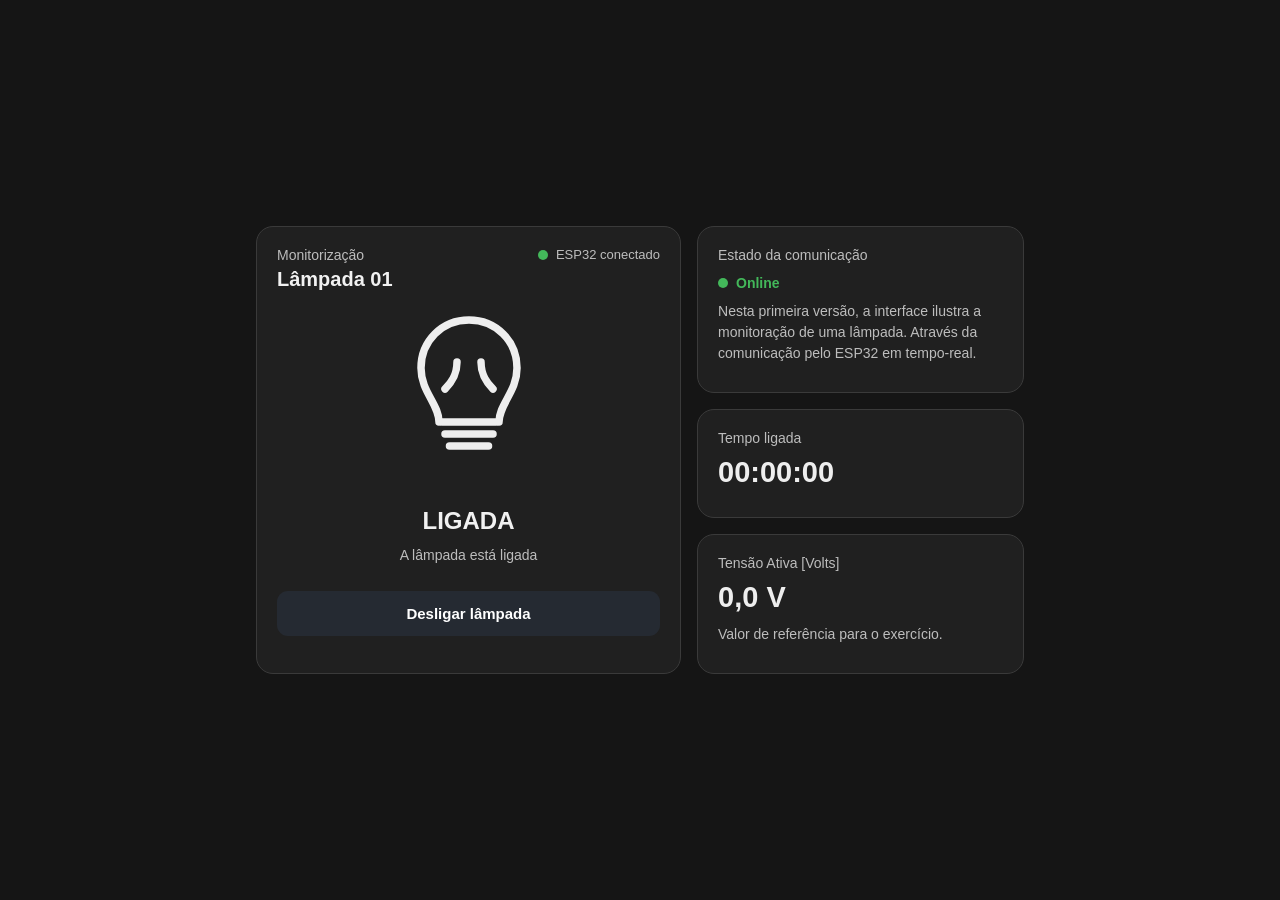
<file: index.html>
<!DOCTYPE html>
<html lang="pt">
<head>
    <meta charset="UTF-8">
    <meta name="viewport" content="width=device-width, initial-scale=1.0">

    <title>Energy Control — Monitorização</title>

    <link rel="stylesheet" href="style.css">
</head>

<body>

    <main class="dashboard">

        <!-- MONITORAMENTO DA CARGA -->
        <section class="card lamp-card" id="lampCard">

            <div class="card-header">
                <div>
                    <span class="section-label">Monitorização</span>
                    <h1>Lâmpada 01</h1>
                </div>

                <div class="connection">
                    <span class="status-dot"></span>
                    <span>ESP32 conectado</span>
                </div>
            </div>


            <div class="lamp-content">

                <div class="lamp-icon" id="lampIcon">

                    <svg viewBox="0 0 100 120" aria-hidden="true">

                        <path
                            d="M30 76
                               C30 64 18 56 18 40
                               C18 22 32 8 50 8
                               C68 8 82 22 82 40
                               C82 56 70 64 70 76"
                        />

                        <path d="M32 76 H68" />
                        <path d="M34 84 H66" />
                        <path d="M37 92 H63" />

                        <path
                            class="filament"
                            d="M42 36
                               C42 45 38 50 34 54
                               M58 36
                               C58 45 62 50 66 54"
                        />

                    </svg>

                </div>


                <div class="lamp-state">
                    <h2 id="lampState">LIGADA</h2>

                    <p id="lampDescription">
                        A lâmpada está ligada
                    </p>
                </div>


                <button onclick="atualizarInterface()"
                    class="control-button"
                    id="lampButton"
                    type="button"
                >
                    Desligar lâmpada
                </button>

            </div>

        </section>


        <!-- ESTADO DA COMUNICAÇÃO -->
        <section class="card communication-card">

            <span class="section-label">
                Estado da comunicação
            </span>

            <div class="online-status">
                <span class="status-dot"></span>
                <strong>Online</strong>
            </div>

            <p>
                Nesta primeira versão, a interface ilustra a
                monitoração de uma lâmpada. Através da comunicação
                pelo ESP32 em tempo-real.
            </p>

        </section>


        <!-- TEMPO LIGADA -->
        <section class="card">

            <span class="section-label">
                Tempo ligada
            </span>

            <div class="metric" id="timer">
                00:00:00
            </div>

        </section>


        <!-- TENSÃO -->
        <section class="card">

            <span class="section-label">
                Tensão Ativa [Volts]
            </span>

            <div class="metric" id="tensao">
                0,0 V
            </div>

            <p>
                Valor de referência para o exercício.
            </p>

        </section>

    </main>


    <script src="script.js"></script>

</body>
</html>
</file>
<file: style.css>
* {
    box-sizing: border-box;
    margin: 0;
    padding: 0;
}

:root {
    --background: #151515;
    --card: #202020;
    --border: #3a3a3a;

    --text: #f1f1f1;
    --muted: #b6b6b6;

    --green: #43b85a;
    --green-light: #dff5e3;

    --button: #252a32;
}

body {
    min-height: 100vh;

    background: var(--background);

    color: var(--text);

    font-family:
        Inter,
        Arial,
        Helvetica,
        sans-serif;

    display: flex;
    justify-content: center;
    align-items: center;

    padding: 24px;
}


/* =========================
   DASHBOARD
========================= */

.dashboard {
    width: min(100%, 768px);

    display: grid;

    grid-template-columns:
        minmax(0, 1.3fr)
        minmax(280px, 1fr);

    grid-template-rows:
        auto
        auto
        auto;

    gap: 16px;
}


/* =========================
   CARD
========================= */

.card {
    background: var(--card);

    border: 1px solid var(--border);

    border-radius: 17px;

    padding: 20px;

    transition:
        border-color 0.3s ease,
        box-shadow 0.3s ease;
}


/* =========================
   LÂMPADA
========================= */

.lamp-card {
    grid-row: span 3;

    min-height: 448px;

    display: flex;
    flex-direction: column;
}


/* LÂMPADA LIGADA */

.lamp-card.ligada {
    border-color: var(--green);

    box-shadow:
        0 0 0 1px rgba(67, 184, 90, 0.12),
        0 0 30px rgba(67, 184, 90, 0.08);
}


/* =========================
   CABEÇALHO
========================= */

.card-header {
    display: flex;

    justify-content: space-between;
    align-items: flex-start;

    gap: 15px;
}


.section-label {
    display: block;

    color: #bdbdbd;

    font-size: 14px;

    margin-bottom: 5px;
}


h1 {
    font-size: 20px;

    font-weight: 600;
}


/* =========================
   CONEXÃO
========================= */

.connection {
    display: flex;

    align-items: center;

    gap: 8px;

    color: #bdbdbd;

    font-size: 13px;

    white-space: nowrap;
}


.status-dot {
    width: 10px;
    height: 10px;

    display: inline-block;

    border-radius: 50%;

    background: var(--green);
}


/* =========================
   CONTEÚDO DA LÂMPADA
========================= */

.lamp-content {
    flex: 1;

    display: flex;

    flex-direction: column;

    justify-content: center;

    align-items: center;

    text-align: center;
}


/* =========================
   ÍCONE
========================= */

.lamp-icon {
    width: 150px;

    margin-bottom: 15px;

    transition:
        filter 0.3s ease,
        opacity 0.3s ease;
}


.lamp-icon svg {
    width: 100%;

    fill: none;

    stroke: #eeeeee;

    stroke-width: 5;

    stroke-linecap: round;

    stroke-linejoin: round;
}


/* brilho quando ligada */

.lamp-card.ligada .lamp-icon {
    filter:
        drop-shadow(0 0 12px rgba(67, 184, 90, 0.45))
        drop-shadow(0 0 25px rgba(67, 184, 90, 0.18));
}


/* =========================
   ESTADO
========================= */

.lamp-state h2 {
    font-size: 24px;

    margin-bottom: 4px;
}


.lamp-state p {
    color: var(--muted);

    font-size: 15px;
}


/* =========================
   BOTÃO
========================= */

.control-button {
    width: 100%;

    margin-top: 25px;

    padding: 14px;

    border: none;

    border-radius: 11px;

    background: var(--button);

    color: white;

    font-size: 15px;

    font-weight: 600;

    cursor: pointer;

    transition:
        background 0.2s ease,
        transform 0.15s ease;
}


.control-button:hover {
    background: #303640;
}


.control-button:active {
    transform: scale(0.98);
}


/* =========================
   STATUS
========================= */

.online-status {
    display: flex;

    align-items: center;

    gap: 8px;

    margin-top: 12px;

    color: var(--green);

    font-size: 14px;
}


.card p {
    color: #bdbdbd;

    font-size: 14px;

    line-height: 1.5;

    margin-top: 10px;
}


/* =========================
   MÉTRICAS
========================= */

.metric {
    font-size: 29px;

    font-weight: 600;

    margin-top: 10px;

    color: #eeeeee;
}


/* =========================
   RESPONSIVO
========================= */

@media (max-width: 650px) {

    body {
        padding: 12px;
    }

    .dashboard {
        grid-template-columns: 1fr;
    }

    .lamp-card {
        grid-row: auto;
    }

    .card-header {
        flex-direction: column;
    }

    .connection {
        align-self: flex-start;
    }

}
</file>
